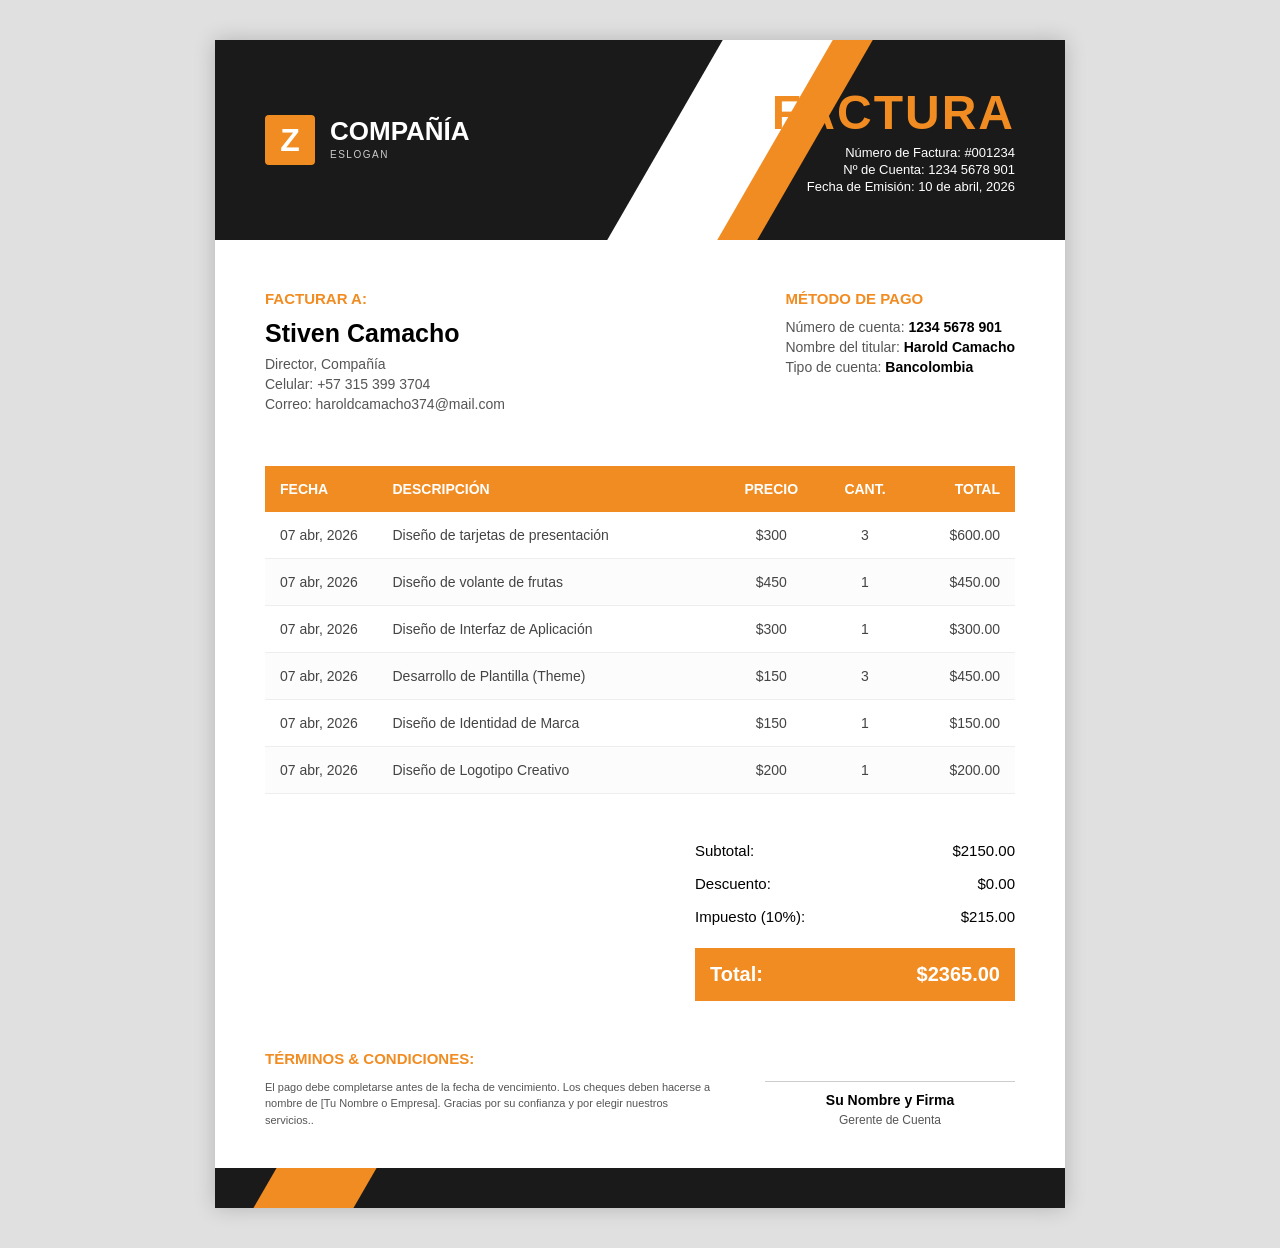
<file: factura_3.html>
<!DOCTYPE html>
<html lang="es">
<head>
    <meta charset="UTF-8">
    <meta name="viewport" content="width=device-width, initial-scale=1.0">
    <title>Factura Profesional</title>
    
    <style>
        :root {
            --primary-orange: #f18c22;
            --dark-bg: #1a1a1a;
            --text-gray: #555;
            --border-light: #eee;
        }

        * {
            box-sizing: border-box;
            margin: 0;
            padding: 0;
        }

        body {
            font-family: 'Poppins', sans-serif;
            background-color: #e0e0e0;
            padding: 40px 0;
            display: flex;
            justify-content: center;
        }

        .invoice-container {
            width: 850px;
            background: #fff;
            min-height: 1100px;
            position: relative;
            box-shadow: 0 0 20px rgba(0,0,0,0.2);
            display: flex;
            flex-direction: column;
            overflow: hidden;
        }

        .invoice-header {
            background-color: var(--dark-bg);
            color: #fff;
            padding: 50px;
            position: relative;
            height: 200px;
            display: flex;
            justify-content: space-between;
            align-items: center;
            z-index: 1;
        }

        .invoice-header::before {
            content: '';
            position: absolute;
            top: 0;
            right: 280px;
            width: 120px;
            height: 100%;
            background: #fff;
            transform: skew(-30deg);
            z-index: 0;
        }

        .invoice-header::after {
            content: '';
            position: absolute;
            top: 0;
            right: 250px;
            width: 40px;
            height: 100%;
            background: var(--primary-orange);
            transform: skew(-30deg);
            z-index: 0;
        }

        .logo-section, .invoice-title {
            position: relative;
            z-index: 2;
        }

        .logo-section {
            display: flex;
            align-items: center;
        }

        .logo-icon {
            background: var(--primary-orange);
            color: white;
            width: 50px;
            height: 50px;
            font-size: 32px;
            font-weight: bold;
            display: flex;
            align-items: center;
            justify-content: center;
            border-radius: 4px;
            margin-right: 15px;
        }

        .company-name {
            display: block;
            font-size: 26px;
            font-weight: 700;
            line-height: 1;
        }

        .slogan {
            font-size: 10px;
            letter-spacing: 1.5px;
            color: #ccc;
        }

        .invoice-title {
            text-align: right;
        }

        .invoice-title h1 {
            font-size: 48px;
            color: var(--primary-orange);
            margin-bottom: 5px;
            letter-spacing: 2px;
        }

        .invoice-meta p {
            font-size: 13px;
            margin-bottom: 2px;
        }

        .invoice-meta span {
            font-weight: 300;
        }

        .info-section {
            padding: 50px;
            display: flex;
            justify-content: space-between;
        }

        h3 {
            font-size: 15px;
            color: var(--primary-orange);
            margin-bottom: 12px;
            text-transform: uppercase;
        }

        .bill-to h2 {
            font-size: 25px;
            margin-bottom: 8px;
            color: #000;
        }

        .info-section p, .payment-method p {
            font-size: 14px;
            color: var(--text-gray);
            margin-bottom: 4px;
        }

        .payment-method span {
            color: #000;
            font-weight: 600;
        }

        /* Tabla de Ítems */
        .items-table {
            width: calc(100% - 100px);
            margin: 0 auto;
            border-collapse: collapse;
        }

        .items-table thead th {
            background-color: var(--primary-orange);
            color: white;
            padding: 15px;
            text-align: left;
            font-size: 14px;
            text-transform: uppercase;
        }

        .items-table tbody td {
            padding: 15px;
            border-bottom: 1px solid var(--border-light);
            font-size: 14px;
            color: #444;
        }

        .items-table tbody tr:nth-child(even) {
            background-color: #fcfcfc;
        }

        .text-center { text-align: center !important; }
        .text-right { text-align: right !important; }

        /* Totales */
        .summary-section {
            padding: 40px 50px;
            display: flex;
            justify-content: flex-end;
        }

        .totals-box {
            width: 320px;
        }

        .total-row {
            display: flex;
            justify-content: space-between;
            padding: 8px 0;
            font-size: 15px;
        }

        .grand-total {
            margin-top: 15px;
            background: var(--primary-orange);
            color: white;
            padding: 15px;
            display: flex;
            justify-content: space-between;
            font-weight: bold;
            font-size: 20px;
        }

        /* Nueva sección de pie de página (Imagen) */
        .footer-section {
            padding: 0 50px 40px 50px;
            display: flex;
            justify-content: space-between;
            align-items: flex-end;
        }

        .terms-conditions {
            width: 60%;
        }

        .terms-conditions p {
            font-size: 11px;
            color: var(--text-gray);
            line-height: 1.5;
        }

        .signature-area {
            text-align: center;
            width: 250px;
        }

        .signature-line {
            border-top: 1px solid #ccc;
            margin-top: 40px;
            padding-top: 10px;
        }

        .signature-area p {
            font-size: 14px;
            font-weight: bold;
            color: #000;
            margin-bottom: 2px;
        }

        .signature-area span {
            font-size: 12px;
            color: var(--text-gray);
        }

        .bottom-bar {
            height: 40px;
            background: var(--dark-bg);
            position: relative;
            margin-top: auto;
        }

        .bottom-bar::before {
            content: '';
            position: absolute;
            left: 50px;
            width: 100px;
            height: 100%;
            background: var(--primary-orange);
            transform: skew(-30deg);
        }

        @media print {
            body { background: none; padding: 0; }
            .invoice-container { box-shadow: none; margin: 0; width: 100%; }
            .invoice-header { -webkit-print-color-adjust: exact; }
        }
    </style>
</head>
<body>

    <div class="invoice-container">
        <header class="invoice-header">
            <div class="logo-section">
                <div class="logo-icon">Z</div>
                <div class="logo-text">
                    <span class="company-name">COMPAÑÍA</span>
                    <span class="slogan">ESLOGAN</span>
                </div>
            </div>
            <div class="invoice-title">
                <h1>FACTURA</h1>
                <div class="invoice-meta">
                    <p>Número de Factura: <span>#001234</span></p>
                    <p>Nº de Cuenta: <span>1234 5678 901</span></p>
                    <p>Fecha de Emisión: <span>10 de abril, 2026</span></p>
                </div>
            </div>
        </header>

        <section class="info-section">
            <div class="bill-to">
                <h3>FACTURAR A:</h3>
                <h2>Stiven Camacho</h2>
                <p>Director, Compañía</p>
                <p>Celular: +57 315 399 3704</p>
                <p>Correo: haroldcamacho374@mail.com</p>
            </div>
            <div class="payment-method">
                <h3>Método de Pago</h3>
                <p>Número de cuenta: <span>1234 5678 901</span></p>
                <p>Nombre del titular: <span>Harold Camacho</span></p>
                <p>Tipo de cuenta: <span>Bancolombia</span></p>
            </div>
        </section>

        <table class="items-table">
            <thead>
                <tr>
                    <th width="15%">FECHA</th>
                    <th width="45%">DESCRIPCIÓN</th>
                    <th width="15%" class="text-center">PRECIO</th>
                    <th width="10%" class="text-center">CANT.</th>
                    <th width="15%" class="text-right">TOTAL</th>
                </tr>
            </thead>
            <tbody>
                <tr>
                    <td>07 abr, 2026</td>
                    <td>Diseño de tarjetas de presentación</td>
                    <td class="text-center">$300</td>
                    <td class="text-center">3</td>
                    <td class="text-right">$600.00</td>
                </tr>
                <tr>
                    <td>07 abr, 2026</td>
                    <td>Diseño de volante de frutas</td>
                    <td class="text-center">$450</td>
                    <td class="text-center">1</td>
                    <td class="text-right">$450.00</td>
                </tr>
                <tr>
                    <td>07 abr, 2026</td>
                    <td>Diseño de Interfaz de Aplicación</td>
                    <td class="text-center">$300</td>
                    <td class="text-center">1</td>
                    <td class="text-right">$300.00</td>
                </tr>
                <tr>
                    <td>07 abr, 2026</td>
                    <td>Desarrollo de Plantilla (Theme)</td>
                    <td class="text-center">$150</td>
                    <td class="text-center">3</td>
                    <td class="text-right">$450.00</td>
                </tr>
                <tr>
                    <td>07 abr, 2026</td>
                    <td>Diseño de Identidad de Marca</td>
                    <td class="text-center">$150</td>
                    <td class="text-center">1</td>
                    <td class="text-right">$150.00</td>
                </tr>
                <tr>
                    <td>07 abr, 2026</td>
                    <td>Diseño de Logotipo Creativo</td>
                    <td class="text-center">$200</td>
                    <td class="text-center">1</td>
                    <td class="text-right">$200.00</td>
                </tr>
            </tbody>
        </table>

        <div class="summary-section">
            <div class="totals-box">
                <div class="total-row"><span>Subtotal:</span> <span>$2150.00</span></div>
                <div class="total-row"><span>Descuento:</span> <span>$0.00</span></div>
                <div class="total-row"><span>Impuesto (10%):</span> <span>$215.00</span></div>
                <div class="grand-total">
                    <span>Total:</span> <span>$2365.00</span>
                </div>
            </div>
        </div>

        <section class="footer-section">
            <div class="terms-conditions">
                <h3>Términos & Condiciones:</h3>
                <p>El pago debe completarse antes de la fecha de vencimiento. Los cheques deben hacerse a nombre de [Tu Nombre o Empresa]. Gracias por su confianza y por elegir nuestros servicios..</p>
            </div>
            <div class="signature-area">
                <div class="signature-line">
                    <p>Su Nombre y Firma</p>
                    <span>Gerente de Cuenta</span>
                </div>
            </div>
        </section>

        <div class="bottom-bar"></div>
    </div>

</body>
</html>
</file>
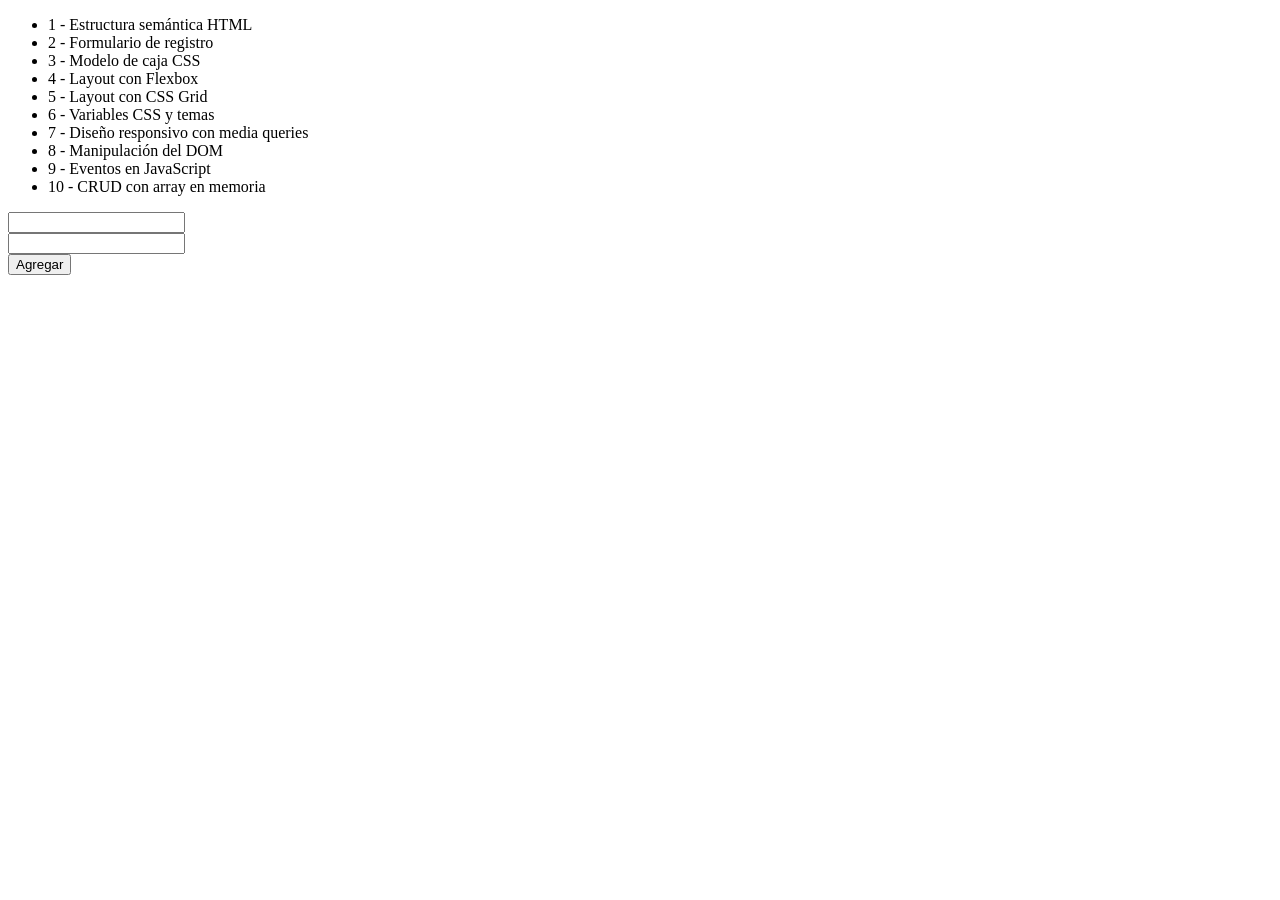
<file: index01.html>
<!DOCTYPE html>
<html lang="en">

<head>
    <meta charset="UTF-8">
    <meta name="viewport" content="width=device-width, initial-scale=1.0">
    <title>Document</title>
</head>

<body>

    <div>
        <ul id="lista">

        </ul>
        <input type="text" id="titulo"><br>
        <input type="text" id="des"><br>
        <button onclick="agregar()">Agregar</button>
    </div>


    <script>
        const actividades = [
            {
                id: 1,
                titulo: "Estructura semántica HTML",
                descripcion: "Crear una página usando etiquetas semánticas como header, nav, main, section, article y footer con contenido real."
            },
            {
                id: 2,
                titulo: "Formulario de registro",
                descripcion: "Diseñar un formulario con inputs de texto, email, password, select y botón de envío con validación básica en HTML."
            },
            {
                id: 3,
                titulo: "Modelo de caja CSS",
                descripcion: "Aplicar margin, padding, border y box-sizing a un conjunto de tarjetas para comprender el flujo del documento."
            },
            {
                id: 4,
                titulo: "Layout con Flexbox",
                descripcion: "Construir una barra de navegación y una sección de cards usando display flex, justify-content y align-items."
            },
            {
                id: 5,
                titulo: "Layout con CSS Grid",
                descripcion: "Maquetar una página con encabezado, dos columnas de contenido y pie de página usando grid-template-areas."
            },
            {
                id: 6,
                titulo: "Variables CSS y temas",
                descripcion: "Definir una paleta de colores con custom properties en :root y aplicarlas consistentemente en toda la página."
            },
            {
                id: 7,
                titulo: "Diseño responsivo con media queries",
                descripcion: "Adaptar un layout de escritorio a móvil usando breakpoints en 768px y 480px con enfoque mobile-first."
            },
            {
                id: 8,
                titulo: "Manipulación del DOM",
                descripcion: "Seleccionar elementos con querySelector, modificar su contenido con textContent e innerHTML y cambiar estilos dinámicamente."
            },
            {
                id: 9,
                titulo: "Eventos en JavaScript",
                descripcion: "Capturar eventos de click, submit e input usando addEventListener para crear interacciones en la interfaz."
            },
            {
                id: 10,
                titulo: "CRUD con array en memoria",
                descripcion: "Implementar las operaciones crear, leer, actualizar y eliminar sobre un array de objetos pintado en una tabla HTML."
            }
        ];

        let lista = document.getElementById("lista")
        let titulo = document.getElementById("titulo")
        let d = document.getElementById("des")
        /* let html = ""

        actividades.forEach((item,i)=>{
            html+=`
                <li>${item.id} - ${item.titulo} - ${item.descripcion}</li>
            `
        })

        lista.innerHTML = html */

        document.addEventListener("DOMContentLoaded", ()=>{
            pintarlista()
        })

        function pintarlista() {
            lista.innerHTML = ""
            actividades.forEach((item, ind) => {
                const itemlista = document.createElement("li")
                itemlista.textContent = item.id + " - " + item.titulo
                lista.appendChild(itemlista)
            })
        }

        function agregar(){
            actividades.push({
                id:123,
                titulo:titulo.value,
                descripcion:d.value
            })
            console.log(actividades);
            pintarlista()
        }

    </script>
</body>

</html>
</file>
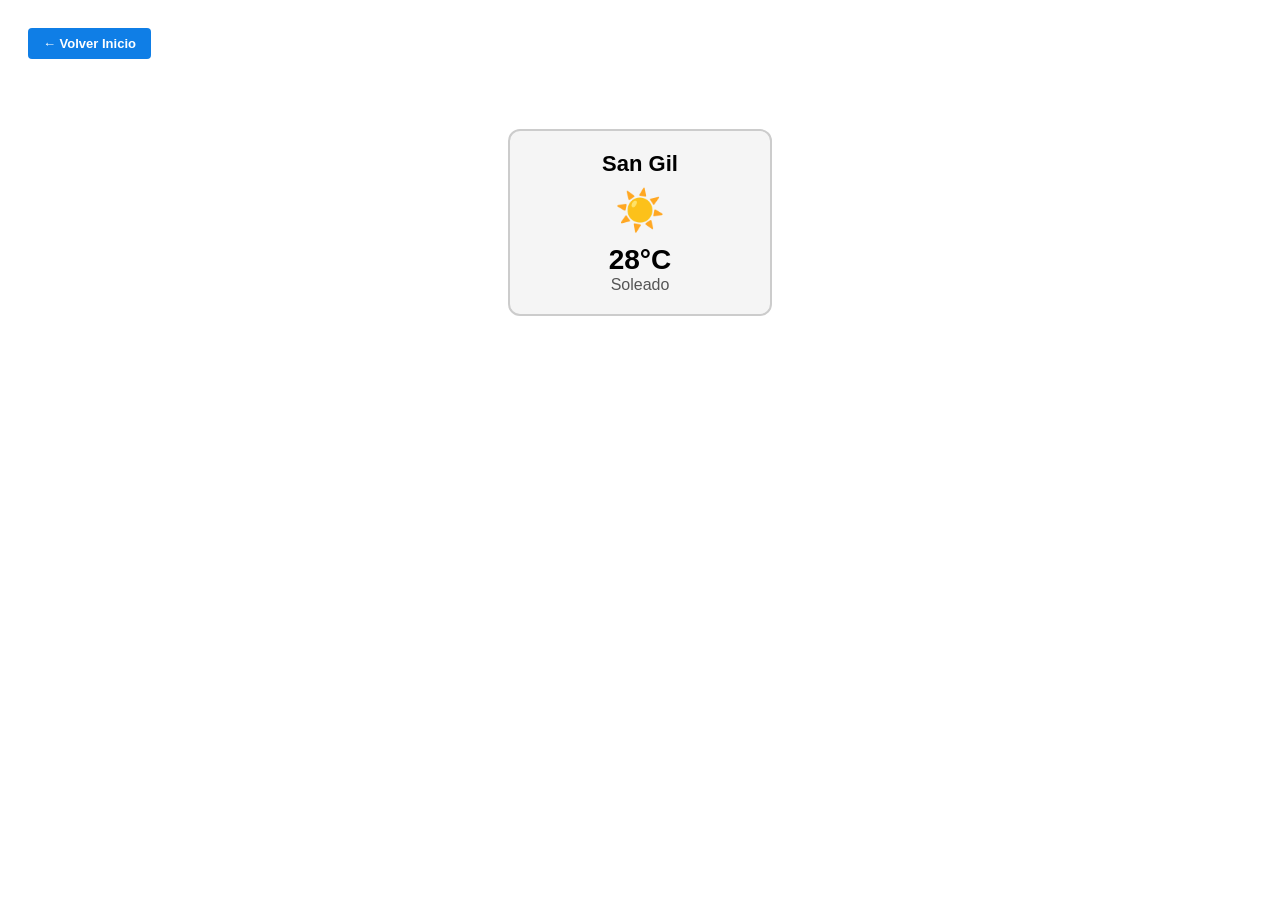
<file: carp_widget/WIDGET.HTML>
<!DOCTYPE html> 
<html lang="es"> 
<head> 
    <meta charset="UTF-8"> 
    <title>Widget del Clima</title> 
    <style>

        .boton-volver {
            display: inline-block;
            background-color: #0f7ee6;
            color: white;
            text-decoration: none;
            padding: 8px 15px;
            font-size: 13px;
            font-weight: bold;
            border-radius: 4px;
            margin: 20px;
            transition: background-color 0.3s;
            font-family: Arial, sans-serif;
        }

        .boton-volver:hover {
            background-color: #0c67bd;
        }

  
        .weather-card { 
            width: 220px; 
            margin: 50px auto; 
            padding: 20px; 
            border: 2px solid #ccc; 
            border-radius: 12px; 
            text-align: center; 
            font-family: Arial, sans-serif; 
            background-color: #f5f5f5; 
        } 
        
        .city { 
            font-size: 22px; 
            font-weight: bold; 
            margin-bottom: 10px; 
        } 
        
        .icon { 
            font-size: 40px; 
            margin: 10px 0; 
        } 
        
        .temperature { 
            font-size: 28px; 
            font-weight: bold; 
        } 
        
        .condition { 
            font-size: 16px; 
            color: #555; 
        } 
    </style> 
</head> 
<body> 

    <a href="../index.html" class="boton-volver">&larr; Volver Inicio</a>

    <div class="weather-card"> 
        <div class="city">San Gil</div> 
        <div class="icon">☀️</div> 
        <div class="temperature">28°C</div> 
        <div class="condition">Soleado</div> 
    </div> 

</body> 
</html>
</file>
